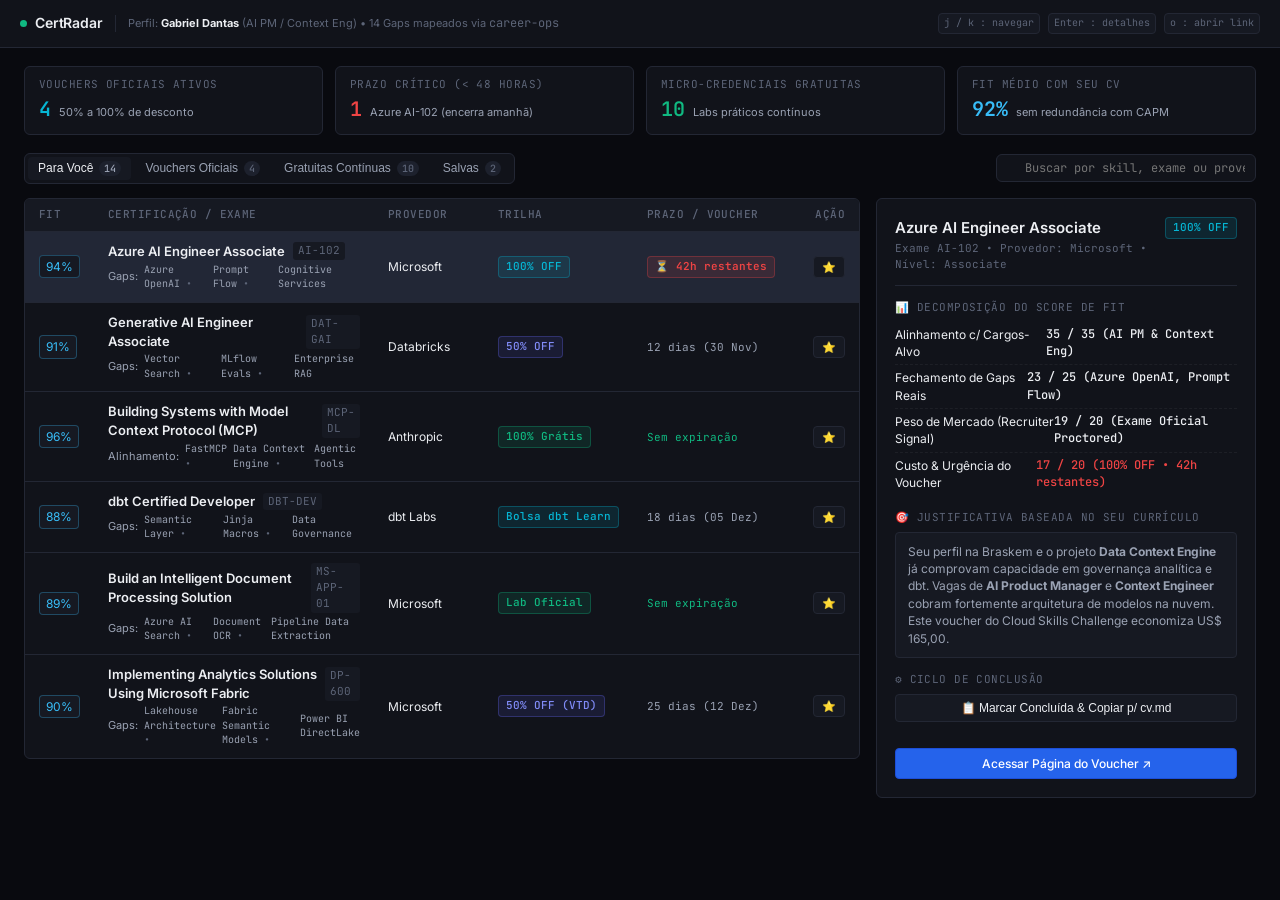
<file: prototype/index.html>
<!DOCTYPE html>
<html lang="pt-BR">
<head>
  <meta charset="UTF-8">
  <meta name="viewport" content="width=device-width, initial-scale=1.0">
  <title>CertRadar — Terminal Executivo de Certificações & Vouchers</title>
  <!-- Google Fonts: Inter & JetBrains Mono -->
  <link rel="preconnect" href="https://fonts.googleapis.com">
  <link rel="preconnect" href="https://fonts.gstatic.com" crossorigin>
  <link href="https://fonts.googleapis.com/css2?family=Inter:wght@400;500;600;700&family=JetBrains+Mono:wght@400;500;600&display=swap" rel="stylesheet">
  
  <style>
    /* ==========================================================================
       TASTE-SKILL DESIGN SYSTEM: ANTI-SLOP DEV-TOOL (LINEAR / GITHUB AESTHETIC)
       ========================================================================== */
    :root {
      --bg-base: #090A0F;
      --bg-surface: #11131A;
      --bg-surface-elevated: #161922;
      --bg-surface-hover: #1D212D;
      --bg-surface-selected: #222736;
      
      --border-subtle: #232734;
      --border-strong: #32384A;
      --border-focus: #4F566B;
      
      --text-main: #ECEEF2;
      --text-muted: #9AA2B3;
      --text-dim: #5D6578;
      
      --accent-cyan: #06B6D4;          /* Voucher Oficial */
      --accent-cyan-subtle: rgba(6, 182, 212, 0.12);
      --accent-amber: #F59E0B;         /* Prazo Urgente */
      --accent-amber-subtle: rgba(245, 158, 11, 0.12);
      --accent-emerald: #10B981;       /* Gratuita Contínua / Live */
      --accent-emerald-subtle: rgba(16, 185, 129, 0.12);
      --accent-red: #EF4444;           /* Expirando < 48h */
      --accent-red-subtle: rgba(239, 68, 68, 0.12);
      
      --font-sans: 'Inter', -apple-system, BlinkMacSystemFont, sans-serif;
      --font-mono: 'JetBrains Mono', monospace;
    }

    * {
      box-sizing: border-box;
      margin: 0;
      padding: 0;
    }

    body {
      font-family: var(--font-sans);
      background-color: var(--bg-base);
      color: var(--text-main);
      font-size: 13px;
      line-height: 1.45;
      -webkit-font-smoothing: antialiased;
      overflow-x: hidden;
    }

    code, .mono {
      font-family: var(--font-mono);
      font-size: 12px;
    }

    /* Top Utility Navigation (Linear Style) */
    .app-header {
      border-bottom: 1px solid var(--border-subtle);
      background: var(--bg-surface);
      height: 48px;
      padding: 0 20px;
      display: flex;
      align-items: center;
      justify-content: space-between;
      position: sticky;
      top: 0;
      z-index: 50;
    }

    .brand-wrap {
      display: flex;
      align-items: center;
      gap: 12px;
    }

    .brand-title {
      font-size: 14px;
      font-weight: 600;
      letter-spacing: -0.01em;
      display: flex;
      align-items: center;
      gap: 8px;
    }

    .status-dot {
      width: 7px;
      height: 7px;
      border-radius: 50%;
      background: var(--accent-emerald);
      display: inline-block;
    }

    .brand-meta {
      font-size: 11px;
      color: var(--text-dim);
      border-left: 1px solid var(--border-subtle);
      padding-left: 12px;
    }

    .header-actions {
      display: flex;
      align-items: center;
      gap: 8px;
    }

    .shortcut-badge {
      font-family: var(--font-mono);
      font-size: 10px;
      background: var(--bg-surface-elevated);
      border: 1px solid var(--border-subtle);
      border-radius: 4px;
      padding: 2px 5px;
      color: var(--text-dim);
    }

    /* Main Container & Top Summary Bar */
    .main-wrap {
      max-width: 1360px;
      margin: 0 auto;
      padding: 18px 24px 60px 24px;
    }

    .summary-strip {
      display: grid;
      grid-template-columns: repeat(4, 1fr);
      gap: 12px;
      margin-bottom: 18px;
    }

    .metric-cell {
      background: var(--bg-surface);
      border: 1px solid var(--border-subtle);
      border-radius: 6px;
      padding: 10px 14px;
      display: flex;
      flex-direction: column;
      gap: 2px;
    }

    .metric-label {
      font-size: 11px;
      color: var(--text-dim);
      font-family: var(--font-mono);
      text-transform: uppercase;
      letter-spacing: 0.04em;
    }

    .metric-value-row {
      display: flex;
      align-items: baseline;
      gap: 8px;
    }

    .metric-num {
      font-size: 20px;
      font-weight: 600;
      font-family: var(--font-mono);
      color: var(--text-main);
    }

    .metric-desc {
      font-size: 11px;
      color: var(--text-muted);
    }

    /* Filter & Search Bar */
    .control-row {
      display: flex;
      align-items: center;
      justify-content: space-between;
      gap: 12px;
      margin-bottom: 14px;
      flex-wrap: wrap;
    }

    .filter-tabs {
      display: flex;
      align-items: center;
      gap: 4px;
      background: var(--bg-surface);
      border: 1px solid var(--border-subtle);
      border-radius: 6px;
      padding: 3px;
    }

    .filter-btn {
      background: transparent;
      border: none;
      color: var(--text-muted);
      font-size: 12px;
      font-weight: 500;
      padding: 4px 10px;
      border-radius: 4px;
      cursor: pointer;
      display: flex;
      align-items: center;
      gap: 6px;
    }

    .filter-btn:hover {
      color: var(--text-main);
    }

    .filter-btn.active {
      background: var(--bg-surface-elevated);
      color: var(--text-main);
    }

    .pill-count {
      font-family: var(--font-mono);
      font-size: 10px;
      background: var(--bg-surface-hover);
      padding: 1px 5px;
      border-radius: 10px;
      color: var(--text-dim);
    }

    .filter-btn.active .pill-count {
      color: var(--text-muted);
    }

    .search-box {
      background: var(--bg-surface);
      border: 1px solid var(--border-subtle);
      border-radius: 6px;
      padding: 5px 10px 5px 28px;
      color: var(--text-main);
      font-size: 12px;
      font-family: var(--font-mono);
      width: 260px;
      outline: none;
      position: relative;
    }

    .search-box:focus {
      border-color: var(--border-focus);
    }

    .search-wrap {
      position: relative;
    }

    .search-wrap::before {
      content: '⌕';
      position: absolute;
      left: 10px;
      top: 50%;
      transform: translateY(-50%);
      color: var(--text-dim);
      font-size: 14px;
      pointer-events: none;
    }

    /* Dense Data Table (GitHub PRs / Linear List Style) */
    .table-container {
      background: var(--bg-surface);
      border: 1px solid var(--border-subtle);
      border-radius: 6px;
      overflow: hidden;
    }

    .data-table {
      width: 100%;
      border-collapse: collapse;
      text-align: left;
    }

    .data-table th {
      background: var(--bg-surface-elevated);
      border-bottom: 1px solid var(--border-subtle);
      font-size: 11px;
      font-weight: 500;
      color: var(--text-dim);
      text-transform: uppercase;
      letter-spacing: 0.04em;
      font-family: var(--font-mono);
      padding: 8px 14px;
      white-space: nowrap;
    }

    .data-table td {
      border-bottom: 1px solid var(--border-subtle);
      padding: 10px 14px;
      vertical-align: middle;
      font-size: 12px;
    }

    .data-table tbody tr {
      cursor: pointer;
      transition: background var(--transition-fast, 0.1s ease);
    }

    .data-table tbody tr:hover {
      background: var(--bg-surface-hover);
    }

    .data-table tbody tr.selected {
      background: var(--bg-surface-selected);
    }

    .data-table tbody tr:last-child td {
      border-bottom: none;
    }

    /* Table Column Elements */
    .col-score {
      font-family: var(--font-mono);
      font-weight: 600;
      font-size: 13px;
    }

    .score-badge {
      display: inline-flex;
      align-items: center;
      gap: 4px;
      padding: 2px 6px;
      border-radius: 4px;
      border: 1px solid var(--border-subtle);
      background: var(--bg-surface-elevated);
    }

    .score-high {
      color: #38BDF8;
      border-color: rgba(56, 189, 248, 0.3);
    }

    .exam-title-cell {
      display: flex;
      flex-direction: column;
      gap: 2px;
    }

    .exam-title-row {
      display: flex;
      align-items: center;
      gap: 8px;
    }

    .exam-name {
      font-weight: 600;
      color: var(--text-main);
      font-size: 13px;
    }

    .exam-code-tag {
      font-family: var(--font-mono);
      font-size: 11px;
      color: var(--text-dim);
      background: var(--bg-surface-elevated);
      padding: 1px 5px;
      border-radius: 3px;
    }

    .gaps-list {
      display: flex;
      align-items: center;
      gap: 6px;
      font-size: 11px;
      color: var(--text-muted);
    }

    .gap-tag {
      color: var(--text-muted);
      font-family: var(--font-mono);
      font-size: 10px;
    }

    .gap-tag::after {
      content: ' •';
      color: var(--text-dim);
    }

    .gap-tag:last-child::after {
      content: '';
    }

    /* Tag Status Pills */
    .status-pill {
      font-size: 11px;
      font-family: var(--font-mono);
      font-weight: 500;
      padding: 2px 7px;
      border-radius: 4px;
      display: inline-flex;
      align-items: center;
      gap: 4px;
      white-space: nowrap;
    }

    .pill-voucher-100 {
      background: var(--accent-cyan-subtle);
      color: var(--accent-cyan);
      border: 1px solid rgba(6, 182, 212, 0.3);
    }

    .pill-voucher-50 {
      background: rgba(99, 102, 241, 0.12);
      color: #818CF8;
      border: 1px solid rgba(99, 102, 241, 0.3);
    }

    .pill-free {
      background: var(--accent-emerald-subtle);
      color: var(--accent-emerald);
      border: 1px solid rgba(16, 185, 129, 0.3);
    }

    .pill-urgent {
      background: var(--accent-red-subtle);
      color: var(--accent-red);
      border: 1px solid rgba(239, 68, 68, 0.3);
      font-weight: 600;
    }

    .btn-action-small {
      background: var(--bg-surface-elevated);
      border: 1px solid var(--border-subtle);
      color: var(--text-main);
      padding: 3px 8px;
      border-radius: 4px;
      font-size: 11px;
      cursor: pointer;
      font-family: var(--font-mono);
    }

    .btn-action-small:hover {
      border-color: var(--border-focus);
      background: var(--bg-surface-hover);
    }

    /* Side Inspection Drawer (Linear style) */
    .layout-split {
      display: grid;
      grid-template-columns: 1fr 380px;
      gap: 16px;
      align-items: start;
    }

    .drawer-panel {
      background: var(--bg-surface);
      border: 1px solid var(--border-subtle);
      border-radius: 6px;
      padding: 18px;
      position: sticky;
      top: 66px;
      display: flex;
      flex-direction: column;
      gap: 14px;
    }

    .drawer-header {
      display: flex;
      align-items: flex-start;
      justify-content: space-between;
      gap: 10px;
      padding-bottom: 12px;
      border-bottom: 1px solid var(--border-subtle);
    }

    .drawer-title {
      font-size: 15px;
      font-weight: 600;
      color: var(--text-main);
    }

    .drawer-code {
      font-family: var(--font-mono);
      font-size: 11px;
      color: var(--text-dim);
      margin-top: 2px;
    }

    .drawer-section-title {
      font-size: 11px;
      text-transform: uppercase;
      font-family: var(--font-mono);
      letter-spacing: 0.04em;
      color: var(--text-dim);
      margin-bottom: 6px;
    }

    .score-breakdown-row {
      display: flex;
      justify-content: space-between;
      font-size: 12px;
      padding: 4px 0;
      border-bottom: 1px dashed rgba(255, 255, 255, 0.05);
    }

    .score-breakdown-row:last-child {
      border-bottom: none;
    }

    .score-breakdown-val {
      font-family: var(--font-mono);
      color: var(--text-main);
      font-weight: 500;
    }

    .cv-justification-box {
      background: var(--bg-surface-elevated);
      border: 1px solid var(--border-subtle);
      border-radius: 4px;
      padding: 10px 12px;
      font-size: 12px;
      color: var(--text-muted);
      line-height: 1.45;
    }

    .drawer-actions {
      display: flex;
      gap: 8px;
      margin-top: 4px;
    }

    .btn-primary-dense {
      background: #2563EB;
      border: 1px solid #1D4ED8;
      color: #FFFFFF;
      padding: 6px 12px;
      border-radius: 4px;
      font-size: 12px;
      font-weight: 500;
      cursor: pointer;
      flex: 1;
      text-align: center;
      text-decoration: none;
    }

    .btn-primary-dense:hover {
      background: #1D4ED8;
    }

    .btn-secondary-dense {
      background: var(--bg-surface-elevated);
      border: 1px solid var(--border-subtle);
      color: var(--text-main);
      padding: 6px 12px;
      border-radius: 4px;
      font-size: 12px;
      cursor: pointer;
    }

    .btn-secondary-dense:hover {
      background: var(--bg-surface-hover);
      border-color: var(--border-focus);
    }
  </style>
</head>
<body>

  <!-- MINIMAL DEV HEADER -->
  <header class="app-header">
    <div class="brand-wrap">
      <div class="brand-title">
        <span class="status-dot" title="Radar Ativo (Task Scheduler 12h)"></span>
        <span>CertRadar</span>
      </div>
      <div class="brand-meta">
        Perfil: <strong style="color:var(--text-main)">Gabriel Dantas</strong> (AI PM / Context Eng) • 14 Gaps mapeados via <code class="mono">career-ops</code>
      </div>
    </div>
    <div class="header-actions">
      <span class="shortcut-badge">j / k : navegar</span>
      <span class="shortcut-badge">Enter : detalhes</span>
      <span class="shortcut-badge">o : abrir link</span>
    </div>
  </header>

  <div class="main-wrap">
    
    <!-- TOP HUD METRICS (DEV-TOOL DENSITY) -->
    <div class="summary-strip">
      <div class="metric-cell">
        <span class="metric-label">Vouchers Oficiais Ativos</span>
        <div class="metric-value-row">
          <span class="metric-num" style="color: var(--accent-cyan)">4</span>
          <span class="metric-desc">50% a 100% de desconto</span>
        </div>
      </div>
      <div class="metric-cell">
        <span class="metric-label">Prazo Crítico (&lt; 48 Horas)</span>
        <div class="metric-value-row">
          <span class="metric-num" style="color: var(--accent-red)">1</span>
          <span class="metric-desc">Azure AI-102 (encerra amanhã)</span>
        </div>
      </div>
      <div class="metric-cell">
        <span class="metric-label">Micro-credenciais Gratuitas</span>
        <div class="metric-value-row">
          <span class="metric-num" style="color: var(--accent-emerald)">10</span>
          <span class="metric-desc">Labs práticos contínuos</span>
        </div>
      </div>
      <div class="metric-cell">
        <span class="metric-label">Fit Médio com seu CV</span>
        <div class="metric-value-row">
          <span class="metric-num" style="color: #38BDF8">92%</span>
          <span class="metric-desc">sem redundância com CAPM</span>
        </div>
      </div>
    </div>

    <!-- FILTER & SEARCH ROW -->
    <div class="control-row">
      <div class="filter-tabs">
        <button class="filter-btn active" onclick="setFilter('all', this)">
          Para Você <span class="pill-count">14</span>
        </button>
        <button class="filter-btn" onclick="setFilter('voucher', this)">
          Vouchers Oficiais <span class="pill-count">4</span>
        </button>
        <button class="filter-btn" onclick="setFilter('free', this)">
          Gratuitas Contínuas <span class="pill-count">10</span>
        </button>
        <button class="filter-btn" onclick="setFilter('saved', this)">
          Salvas <span class="pill-count">2</span>
        </button>
      </div>

      <div class="search-wrap">
        <input type="text" class="search-box" placeholder="Buscar por skill, exame ou provedor..." oninput="filterSearch(this.value)">
      </div>
    </div>

    <!-- SPLIT LAYOUT: DENSE TABLE + LATERAL INSPECTOR -->
    <div class="layout-split">
      
      <!-- DATA TABLE -->
      <div class="table-container">
        <table class="data-table" id="certTable">
          <thead>
            <tr>
              <th style="width: 55px;">Fit</th>
              <th>Certificação / Exame</th>
              <th style="width: 110px;">Provedor</th>
              <th style="width: 120px;">Trilha</th>
              <th style="width: 140px;">Prazo / Voucher</th>
              <th style="width: 70px; text-align: right;">Ação</th>
            </tr>
          </thead>
          <tbody>

            <!-- ROW 1 -->
            <tr class="selected" onclick="selectRow(this, 'ai102')" data-category="voucher">
              <td>
                <span class="score-badge score-high">94%</span>
              </td>
              <td>
                <div class="exam-title-cell">
                  <div class="exam-title-row">
                    <span class="exam-name">Azure AI Engineer Associate</span>
                    <span class="exam-code-tag">AI-102</span>
                  </div>
                  <div class="gaps-list">
                    <span>Gaps:</span>
                    <span class="gap-tag">Azure OpenAI</span>
                    <span class="gap-tag">Prompt Flow</span>
                    <span class="gap-tag">Cognitive Services</span>
                  </div>
                </div>
              </td>
              <td>Microsoft</td>
              <td><span class="status-pill pill-voucher-100">100% OFF</span></td>
              <td><span class="status-pill pill-urgent">⏳ 42h restantes</span></td>
              <td style="text-align: right;">
                <button class="btn-action-small" onclick="event.stopPropagation(); toggleSave(this)">⭐</button>
              </td>
            </tr>

            <!-- ROW 2 -->
            <tr onclick="selectRow(this, 'databricks-gai')" data-category="voucher">
              <td>
                <span class="score-badge score-high">91%</span>
              </td>
              <td>
                <div class="exam-title-cell">
                  <div class="exam-title-row">
                    <span class="exam-name">Generative AI Engineer Associate</span>
                    <span class="exam-code-tag">DAT-GAI</span>
                  </div>
                  <div class="gaps-list">
                    <span>Gaps:</span>
                    <span class="gap-tag">Vector Search</span>
                    <span class="gap-tag">MLflow Evals</span>
                    <span class="gap-tag">Enterprise RAG</span>
                  </div>
                </div>
              </td>
              <td>Databricks</td>
              <td><span class="status-pill pill-voucher-50">50% OFF</span></td>
              <td><span style="color:var(--text-muted); font-family:var(--font-mono); font-size:11px;">12 dias (30 Nov)</span></td>
              <td style="text-align: right;">
                <button class="btn-action-small" onclick="event.stopPropagation(); toggleSave(this)">⭐</button>
              </td>
            </tr>

            <!-- ROW 3 -->
            <tr onclick="selectRow(this, 'mcp-deeplearning')" data-category="free">
              <td>
                <span class="score-badge score-high">96%</span>
              </td>
              <td>
                <div class="exam-title-cell">
                  <div class="exam-title-row">
                    <span class="exam-name">Building Systems with Model Context Protocol (MCP)</span>
                    <span class="exam-code-tag">MCP-DL</span>
                  </div>
                  <div class="gaps-list">
                    <span>Alinhamento:</span>
                    <span class="gap-tag">FastMCP</span>
                    <span class="gap-tag">Data Context Engine</span>
                    <span class="gap-tag">Agentic Tools</span>
                  </div>
                </div>
              </td>
              <td>Anthropic</td>
              <td><span class="status-pill pill-free">100% Grátis</span></td>
              <td><span style="color:var(--accent-emerald); font-family:var(--font-mono); font-size:11px;">Sem expiração</span></td>
              <td style="text-align: right;">
                <button class="btn-action-small" onclick="event.stopPropagation(); toggleSave(this)">⭐</button>
              </td>
            </tr>

            <!-- ROW 4 -->
            <tr onclick="selectRow(this, 'dbt-dev')" data-category="voucher">
              <td>
                <span class="score-badge score-high">88%</span>
              </td>
              <td>
                <div class="exam-title-cell">
                  <div class="exam-title-row">
                    <span class="exam-name">dbt Certified Developer</span>
                    <span class="exam-code-tag">DBT-DEV</span>
                  </div>
                  <div class="gaps-list">
                    <span>Gaps:</span>
                    <span class="gap-tag">Semantic Layer</span>
                    <span class="gap-tag">Jinja Macros</span>
                    <span class="gap-tag">Data Governance</span>
                  </div>
                </div>
              </td>
              <td>dbt Labs</td>
              <td><span class="status-pill pill-voucher-100">Bolsa dbt Learn</span></td>
              <td><span style="color:var(--text-muted); font-family:var(--font-mono); font-size:11px;">18 dias (05 Dez)</span></td>
              <td style="text-align: right;">
                <button class="btn-action-small" onclick="event.stopPropagation(); toggleSave(this)">⭐</button>
              </td>
            </tr>

            <!-- ROW 5 -->
            <tr onclick="selectRow(this, 'ms-applied-doc')" data-category="free">
              <td>
                <span class="score-badge score-high">89%</span>
              </td>
              <td>
                <div class="exam-title-cell">
                  <div class="exam-title-row">
                    <span class="exam-name">Build an Intelligent Document Processing Solution</span>
                    <span class="exam-code-tag">MS-APP-01</span>
                  </div>
                  <div class="gaps-list">
                    <span>Gaps:</span>
                    <span class="gap-tag">Azure AI Search</span>
                    <span class="gap-tag">Document OCR</span>
                    <span class="gap-tag">Pipeline Data Extraction</span>
                  </div>
                </div>
              </td>
              <td>Microsoft</td>
              <td><span class="status-pill pill-free">Lab Oficial</span></td>
              <td><span style="color:var(--accent-emerald); font-family:var(--font-mono); font-size:11px;">Sem expiração</span></td>
              <td style="text-align: right;">
                <button class="btn-action-small" onclick="event.stopPropagation(); toggleSave(this)">⭐</button>
              </td>
            </tr>

            <!-- ROW 6 -->
            <tr onclick="selectRow(this, 'dp600-fabric')" data-category="voucher">
              <td>
                <span class="score-badge score-high">90%</span>
              </td>
              <td>
                <div class="exam-title-cell">
                  <div class="exam-title-row">
                    <span class="exam-name">Implementing Analytics Solutions Using Microsoft Fabric</span>
                    <span class="exam-code-tag">DP-600</span>
                  </div>
                  <div class="gaps-list">
                    <span>Gaps:</span>
                    <span class="gap-tag">Lakehouse Architecture</span>
                    <span class="gap-tag">Fabric Semantic Models</span>
                    <span class="gap-tag">Power BI DirectLake</span>
                  </div>
                </div>
              </td>
              <td>Microsoft</td>
              <td><span class="status-pill pill-voucher-50">50% OFF (VTD)</span></td>
              <td><span style="color:var(--text-muted); font-family:var(--font-mono); font-size:11px;">25 dias (12 Dez)</span></td>
              <td style="text-align: right;">
                <button class="btn-action-small" onclick="event.stopPropagation(); toggleSave(this)">⭐</button>
              </td>
            </tr>

          </tbody>
        </table>
      </div>

      <!-- LATERAL INSPECTION DRAWER (LINEAR / RAYCAST STYLE) -->
      <aside class="drawer-panel" id="inspectorDrawer">
        <div class="drawer-header">
          <div>
            <div class="drawer-title" id="dTitle">Azure AI Engineer Associate</div>
            <div class="drawer-code" id="dCode">Exame AI-102 • Provedor: Microsoft • Nível: Associate</div>
          </div>
          <span class="status-pill pill-voucher-100" id="dVoucherBadge">100% OFF</span>
        </div>

        <div>
          <div class="drawer-section-title">📊 Decomposição do Score de Fit</div>
          <div class="score-breakdown-row">
            <span>Alinhamento c/ Cargos-Alvo</span>
            <span class="score-breakdown-val">35 / 35 (AI PM & Context Eng)</span>
          </div>
          <div class="score-breakdown-row">
            <span>Fechamento de Gaps Reais</span>
            <span class="score-breakdown-val">23 / 25 (Azure OpenAI, Prompt Flow)</span>
          </div>
          <div class="score-breakdown-row">
            <span>Peso de Mercado (Recruiter Signal)</span>
            <span class="score-breakdown-val">19 / 20 (Exame Oficial Proctored)</span>
          </div>
          <div class="score-breakdown-row">
            <span>Custo & Urgência do Voucher</span>
            <span class="score-breakdown-val" style="color:var(--accent-red)">17 / 20 (100% OFF • 42h restantes)</span>
          </div>
        </div>

        <div>
          <div class="drawer-section-title">🎯 Justificativa Baseada no seu Currículo</div>
          <div class="cv-justification-box" id="dJustification">
            Seu perfil na Braskem e o projeto <strong>Data Context Engine</strong> já comprovam capacidade em governança analítica e dbt. Vagas de <strong>AI Product Manager</strong> e <strong>Context Engineer</strong> cobram fortemente arquitetura de modelos na nuvem. Este voucher do Cloud Skills Challenge economiza US$ 165,00.
          </div>
        </div>

        <div>
          <div class="drawer-section-title">⚙️ Ciclo de Conclusão</div>
          <button class="btn-secondary-dense" style="width: 100%; text-align: center; margin-bottom: 8px;" onclick="generateCvSnippet()">
            📋 Marcar Concluída & Copiar p/ cv.md
          </button>
        </div>

        <div class="drawer-actions">
          <a href="https://learn.microsoft.com" target="_blank" class="btn-primary-dense" id="dLink">
            Acessar Página do Voucher ↗
          </a>
        </div>
      </aside>

    </div>
  </div>

  <script>
    const certDetails = {
      'ai102': {
        title: 'Azure AI Engineer Associate',
        code: 'Exame AI-102 • Provedor: Microsoft • Nível: Associate',
        voucher: '100% OFF',
        voucherClass: 'pill-voucher-100',
        justification: 'Seu perfil na Braskem e o projeto Data Context Engine já comprovam capacidade em governança analítica e dbt. Vagas de AI Product Manager e Context Engineer cobram fortemente arquitetura de modelos na nuvem. O voucher elimina a taxa de US$ 165,00.',
        link: 'https://learn.microsoft.com/pt-br/credentials/certifications/azure-ai-engineer/'
      },
      'databricks-gai': {
        title: 'Generative AI Engineer Associate',
        code: 'Exame DAT-GAI • Provedor: Databricks • Nível: Associate',
        voucher: '50% OFF',
        voucherClass: 'pill-voucher-50',
        justification: 'Fecha o gap de Vector Search em larga escala e governança corporativa de RAG com Unity Catalog. Excelente sinalização para vagas técnicas de AI PM.',
        link: 'https://www.databricks.com/learn/certification'
      },
      'mcp-deeplearning': {
        title: 'Building Systems with Model Context Protocol',
        code: 'Certificação Técnica • Provedor: Anthropic / DeepLearning.AI',
        voucher: '100% Grátis',
        voucherClass: 'pill-free',
        justification: 'Alinhamento direto de 100% com o FastMCP que você desenvolveu no Data Context Engine. Excelente para fixar no LinkedIn e GitHub.',
        link: 'https://www.deeplearning.ai/'
      },
      'dbt-dev': {
        title: 'dbt Certified Developer',
        code: 'Exame DBT-DEV • Provedor: dbt Labs • Nível: Specialty',
        voucher: 'Bolsa 100%',
        voucherClass: 'pill-voucher-100',
        justification: 'Valida formalmente sua maestria na camada semântica do dbt utilizada na Braskem e no DCE. Bolsa de 100% da comunidade ativa.',
        link: 'https://www.getdbt.com/certifications'
      },
      'ms-applied-doc': {
        title: 'Build an Intelligent Document Processing Solution',
        code: 'Micro-credencial • Provedor: Microsoft Learn',
        voucher: 'Lab Grátis',
        voucherClass: 'pill-free',
        justification: 'Micro-credencial com laboratório interativo com avaliação automática em ambiente de sandbox do Azure.',
        link: 'https://learn.microsoft.com/credentials'
      },
      'dp600-fabric': {
        title: 'Analytics Solutions with Microsoft Fabric',
        code: 'Exame DP-600 • Provedor: Microsoft • Nível: Associate',
        voucher: '50% OFF',
        voucherClass: 'pill-voucher-50',
        justification: 'Conecta diretamente sua experiência atual com Power BI na Braskem com a nova arquitetura unificada de Lakehouse da Microsoft.',
        link: 'https://learn.microsoft.com/credentials/certifications/exams/dp-600/'
      }
    };

    function selectRow(tr, id) {
      document.querySelectorAll('#certTable tbody tr').forEach(r => r.classList.remove('selected'));
      tr.classList.add('selected');

      const data = certDetails[id];
      if (data) {
        document.getElementById('dTitle').innerText = data.title;
        document.getElementById('dCode').innerText = data.code;
        const vBadge = document.getElementById('dVoucherBadge');
        vBadge.innerText = data.voucher;
        vBadge.className = 'status-pill ' + data.voucherClass;
        document.getElementById('dJustification').innerText = data.justification;
        document.getElementById('dLink').href = data.link;
      }
    }

    function setFilter(cat, btn) {
      document.querySelectorAll('.filter-btn').forEach(b => b.classList.remove('active'));
      btn.classList.add('active');

      const rows = document.querySelectorAll('#certTable tbody tr');
      rows.forEach(r => {
        if (cat === 'all') r.style.display = '';
        else if (cat === 'voucher') r.style.display = r.getAttribute('data-category') === 'voucher' ? '' : 'none';
        else if (cat === 'free') r.style.display = r.getAttribute('data-category') === 'free' ? '' : 'none';
        else if (cat === 'saved') r.style.display = r.getAttribute('data-saved') === 'true' ? '' : 'none';
      });
    }

    function filterSearch(val) {
      const q = val.toLowerCase();
      const rows = document.querySelectorAll('#certTable tbody tr');
      rows.forEach(r => {
        r.style.display = r.innerText.toLowerCase().includes(q) ? '' : 'none';
      });
    }

    function toggleSave(btn) {
      const row = btn.closest('tr');
      const isSaved = row.getAttribute('data-saved') === 'true';
      if (isSaved) {
        row.removeAttribute('data-saved');
        btn.innerText = '⭐';
      } else {
        row.setAttribute('data-saved', 'true');
        btn.innerText = '★';
        btn.style.color = '#F59E0B';
      }
    }

    function generateCvSnippet() {
      const title = document.getElementById('dTitle').innerText;
      const snippet = `- ${title}, Microsoft (2026)`;
      navigator.clipboard.writeText(snippet);
      alert('Snippet copiado para a área de transferência:\n\n' + snippet + '\n\nPronto para colar em cv.md sob ## Certifications!');
    }

    // Keyboard navigation (j/k/Enter/o)
    document.addEventListener('keydown', (e) => {
      const rows = Array.from(document.querySelectorAll('#certTable tbody tr')).filter(r => r.style.display !== 'none');
      let currentIndex = rows.findIndex(r => r.classList.contains('selected'));

      if (e.key === 'j') {
        const next = rows[currentIndex + 1] || rows[0];
        if (next) next.click();
      } else if (e.key === 'k') {
        const prev = rows[currentIndex - 1] || rows[rows.length - 1];
        if (prev) prev.click();
      } else if (e.key === 'o') {
        const link = document.getElementById('dLink').href;
        if (link) window.open(link, '_blank');
      }
    });
  </script>
</body>
</html>
</file>
